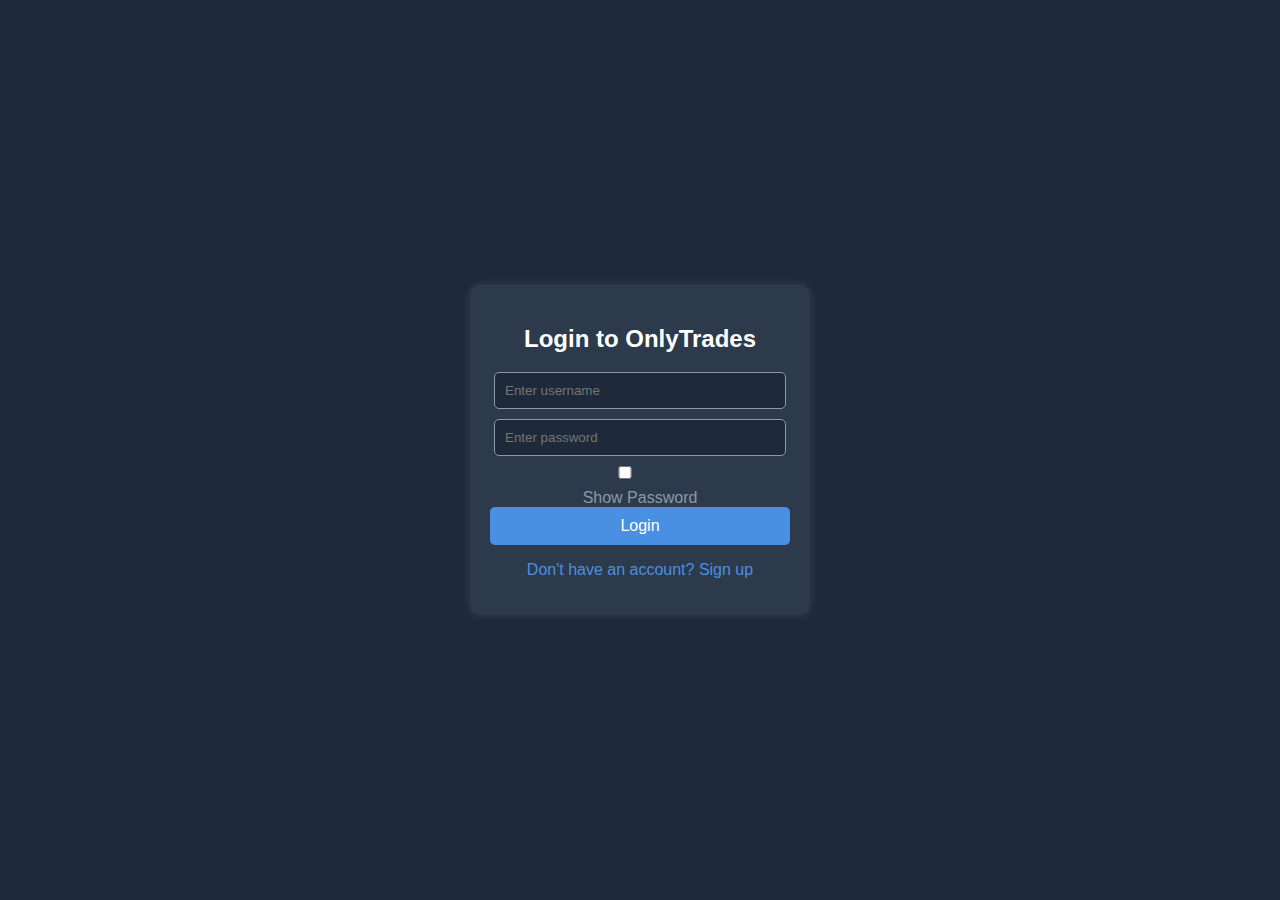
<file: html/login.html>
<!DOCTYPE html>
<html lang="en">
<head>
    <meta charset="UTF-8">
    <meta name="viewport" content="width=device-width, initial-scale=1.0">
    <link rel="icon" href="../assets/logo.png" type="image/x-icon">
    <title>Login / Signup - OnlyTrades</title>
    <style>
        body {
            font-family: Arial, sans-serif;
            display: flex;
            justify-content: center;
            align-items: center;
            height: 100vh;
            background-color: #1E2A3A; /* Deep charcoal gray */
            color: #FFFFFF; /* Clean white */
            margin: 0;
        }
        .container {
            background: #2C3A4B; /* Slightly darker background for contrast */
            padding: 20px;
            border-radius: 10px;
            box-shadow: 0px 0px 10px rgba(255, 255, 255, 0.1);
            text-align: center;
            width: 300px;
        }
        input {
            display: block;
            width: 90%;
            margin: 10px auto;
            padding: 10px;
            border: 1px solid #8A9BA8; /* Soft gray border */
            border-radius: 5px;
            background: #1E2A3A; /* Same as background to blend in */
            color: #FFFFFF;
        }
        input:focus {
            border-color: #4A90E2; /* Muted teal when focused */
            outline: none;
        }
        button {
            width: 100%;
            padding: 10px;
            background-color: #4A90E2; /* Muted teal for button */
            border: none;
            color: #FFFFFF;
            font-size: 16px;
            cursor: pointer;
            border-radius: 5px;
        }
        button:hover {
            background-color: #357ABD; /* Slightly darker shade on hover */
        }
        .switch {
            color: #4A90E2; /* Muted teal for interactive elements */
            cursor: pointer;
        }
        .switch:hover {
            text-decoration: underline;
        }
        #showPassword {
            margin: 10px 0;
            color: #8A9BA8; /* Soft gray for checkbox label */
        }
    </style>
</head>
<body>

    <div class="container">
        <h2 id="formTitle">Login to OnlyTrades</h2>
        
        <input type="text" id="username" placeholder="Enter username">
        <input type="password" id="password" placeholder="Enter password">
        
        <div>
            <input type="checkbox" id="showPassword"> <label for="showPassword" style="color: #8A9BA8;">Show Password</label>
        </div>
        
        <button id="authButton" onclick="authenticate()">Login</button>
        <p class="switch" onclick="toggleForm()">Don't have an account? Sign up</p>
    </div>

    <script>
        let isLogin = true; // Track if we are in login mode

        function toggleForm() {
            isLogin = !isLogin;
            document.getElementById("formTitle").innerText = isLogin ? "Login to OnlyTrades" : "Sign Up for OnlyTrades";
            document.getElementById("authButton").innerText = isLogin ? "Login" : "Sign Up";
            document.querySelector(".switch").innerText = isLogin ? "Don't have an account? Sign up" : "Already have an account? Login";
        }

        document.getElementById("showPassword").addEventListener("change", function() {
            let passwordInput = document.getElementById("password");
            passwordInput.type = this.checked ? "text" : "password";
        });

        function authenticate() {
            const username = document.getElementById("username").value;
            const password = document.getElementById("password").value;

            if (!username || !password) {
                alert("Please enter a valid username and password!");
                return;
            }

            if (isLogin) {
                // LOGIN FUNCTIONALITY
                let storedUser = JSON.parse(localStorage.getItem(username));

                if (storedUser && storedUser.password === password) {
                    localStorage.setItem("user", username); // Mark user as logged in
                    window.location.href = "../index.html"; // Redirect to homepage
                } else {
                    alert("Invalid username or password!");
                }
            } else {
                // SIGNUP FUNCTIONALITY
                if (localStorage.getItem(username)) {
                    alert("Username already exists! Try logging in.");
                    return;
                }

                let userData = { username, password, balance: 1000 }; // New user starts with 1000 coins
                localStorage.setItem(username, JSON.stringify(userData));
                localStorage.setItem("user", username); // Auto-login after signup
                window.location.href = "../index.html"; // Redirect to homepage
            }
        }

        // Redirect if already logged in
        if (localStorage.getItem("user")) {
            window.location.href = "../index.html";
        }
    </script>

</body>
</html>
</file>
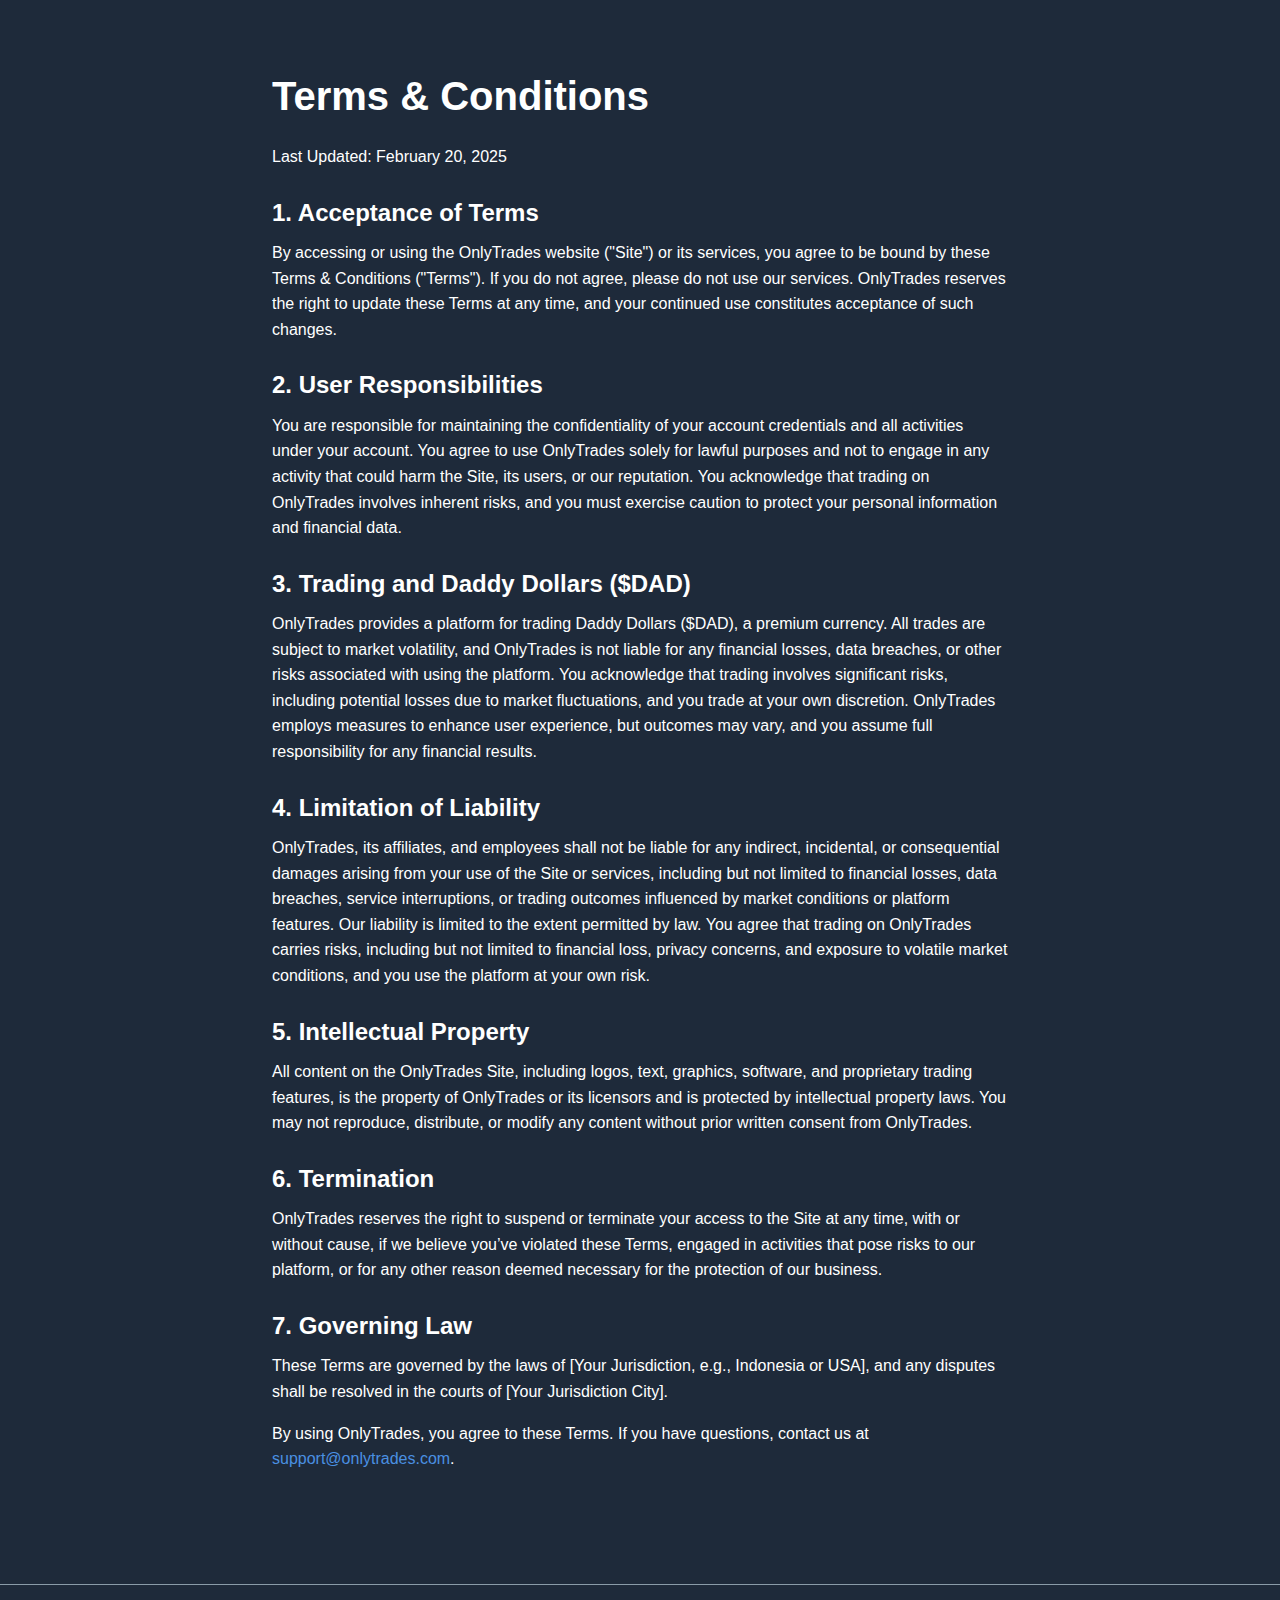
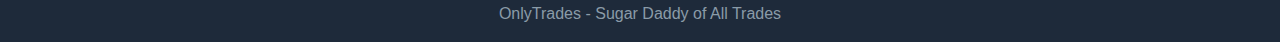
<file: html/t&c.html>
<!DOCTYPE html>
<html lang="en">
<head>
    <meta charset="UTF-8">
    <meta name="viewport" content="width=device-width, initial-scale=1.0">
    <title>OnlyTrades - Terms & Conditions</title>
    <link rel="stylesheet" href="../css/t&c.css"> 
    <link rel="icon" href="../assets/logo.png" type="image/x-icon">

</head>
<body>
        <!-- Main Content -->
    <div class="main-container">
        <section class="terms">
            <h1>Terms & Conditions</h1>
            <p>Last Updated: February 20, 2025</p>

            <h2>1. Acceptance of Terms</h2>
            <p>By accessing or using the OnlyTrades website ("Site") or its services, you agree to be bound by these Terms & Conditions ("Terms"). If you do not agree, please do not use our services. OnlyTrades reserves the right to update these Terms at any time, and your continued use constitutes acceptance of such changes.</p>

            <h2>2. User Responsibilities</h2>
            <p>You are responsible for maintaining the confidentiality of your account credentials and all activities under your account. You agree to use OnlyTrades solely for lawful purposes and not to engage in any activity that could harm the Site, its users, or our reputation. You acknowledge that trading on OnlyTrades involves inherent risks, and you must exercise caution to protect your personal information and financial data.</p>

            <h2>3. Trading and Daddy Dollars ($DAD)</h2>
            <p>OnlyTrades provides a platform for trading Daddy Dollars ($DAD), a premium currency. All trades are subject to market volatility, and OnlyTrades is not liable for any financial losses, data breaches, or other risks associated with using the platform. You acknowledge that trading involves significant risks, including potential losses due to market fluctuations, and you trade at your own discretion. OnlyTrades employs measures to enhance user experience, but outcomes may vary, and you assume full responsibility for any financial results.</p>

            <h2>4. Limitation of Liability</h2>
            <p>OnlyTrades, its affiliates, and employees shall not be liable for any indirect, incidental, or consequential damages arising from your use of the Site or services, including but not limited to financial losses, data breaches, service interruptions, or trading outcomes influenced by market conditions or platform features. Our liability is limited to the extent permitted by law. You agree that trading on OnlyTrades carries risks, including but not limited to financial loss, privacy concerns, and exposure to volatile market conditions, and you use the platform at your own risk.</p>

            <h2>5. Intellectual Property</h2>
            <p>All content on the OnlyTrades Site, including logos, text, graphics, software, and proprietary trading features, is the property of OnlyTrades or its licensors and is protected by intellectual property laws. You may not reproduce, distribute, or modify any content without prior written consent from OnlyTrades.</p>

            <h2>6. Termination</h2>
            <p>OnlyTrades reserves the right to suspend or terminate your access to the Site at any time, with or without cause, if we believe you’ve violated these Terms, engaged in activities that pose risks to our platform, or for any other reason deemed necessary for the protection of our business.</p>

            <h2>7. Governing Law</h2>
            <p>These Terms are governed by the laws of [Your Jurisdiction, e.g., Indonesia or USA], and any disputes shall be resolved in the courts of [Your Jurisdiction City].</p>

            <p>By using OnlyTrades, you agree to these Terms. If you have questions, contact us at <a href="mailto:support@onlytrades.com">support@onlytrades.com</a>.</p>
        </section>
    </div>

    <!-- Footer -->
    <footer>
        <p>OnlyTrades - Sugar Daddy of All Trades</p>
    </footer>
</body>
</html>
</file>
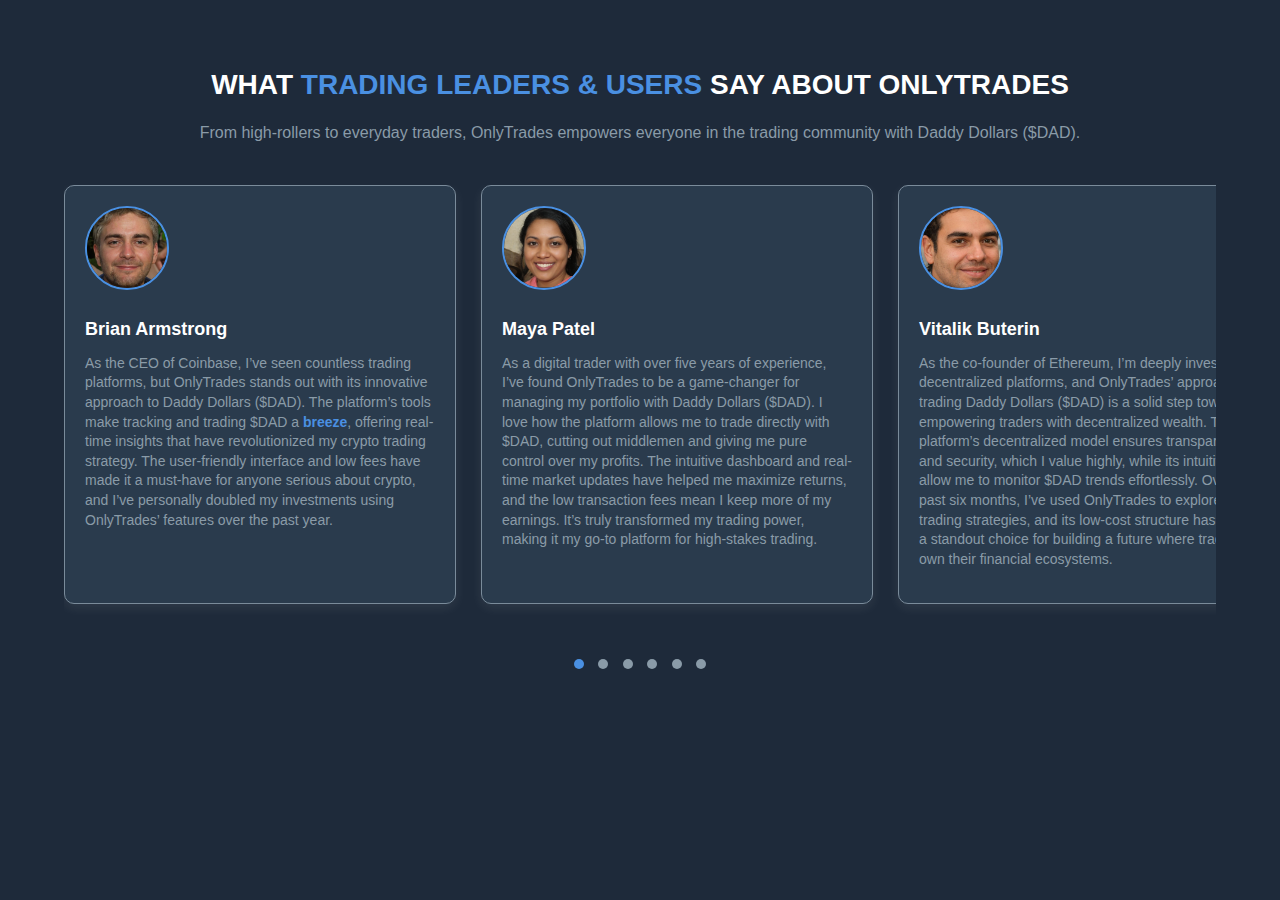
<file: html/testimonials.html>
<!DOCTYPE html>
<html lang="en">
<head>
    <meta charset="UTF-8">
    <meta name="viewport" content="width=device-width, initial-scale=1.0">
    <title>OnlyTrades Testimonials</title>
    <link rel="stylesheet" href="../css/testimonials.css"> <!-- Link to external CSS -->
    <link rel="icon" href="../assets/logo.png" type="image/x-icon">

</head>
<body>
    <div class="container">
        <h1>WHAT <span>TRADING LEADERS & USERS</span> SAY ABOUT ONLYTRADES</h1>
        <p class="description">
            From high-rollers to everyday traders, OnlyTrades empowers everyone in the trading community with Daddy Dollars ($DAD).
        </p>

        <div class="testimonials" role="region" aria-label="Testimonials">
            <div class="testimonial-card">
                <img src="../assets/brian.jpeg" alt="Brian Armstrong, CEO of Coinbase" > 
                <h3>Brian Armstrong</h3>
                <p>As the CEO of Coinbase, I’ve seen countless trading platforms, but OnlyTrades stands out with its innovative approach to Daddy Dollars ($DAD). The platform’s tools make tracking and trading $DAD a <span class="highlight">breeze</span>, offering real-time insights that have revolutionized my crypto trading strategy. The user-friendly interface and low fees have made it a must-have for anyone serious about crypto, and I’ve personally doubled my investments using OnlyTrades’ features over the past year.</p>
            </div>
            <div class="testimonial-card">
                <img src="../assets/maya patel.jpg" alt="Maya Patel, Digital Trader">
                <h3>Maya Patel</h3>
                <p>As a digital trader with over five years of experience, I’ve found OnlyTrades to be a game-changer for managing my portfolio with Daddy Dollars ($DAD). I love how the platform allows me to trade directly with $DAD, cutting out middlemen and giving me pure control over my profits. The intuitive dashboard and real-time market updates have helped me maximize returns, and the low transaction fees mean I keep more of my earnings. It’s truly transformed my trading power, making it my go-to platform for high-stakes trading.</p>
            </div>
            <div class="testimonial-card">
                <img src="../assets/buterin.jpeg" alt="Vitalik Buterin, Co-founder of Ethereum">
                <h3>Vitalik Buterin</h3>
                <p>As the co-founder of Ethereum, I’m deeply invested in decentralized platforms, and OnlyTrades’ approach to trading Daddy Dollars ($DAD) is a solid step toward empowering traders with decentralized wealth. The platform’s decentralized model ensures transparency and security, which I value highly, while its intuitive tools allow me to monitor $DAD trends effortlessly. Over the past six months, I’ve used OnlyTrades to explore new trading strategies, and its low-cost structure has made it a standout choice for building a future where traders own their financial ecosystems.</p>
            </div>
            <div class="testimonial-card">
                <img src="../assets/jake.jpg" alt="Jake Summers, $DAD Collector">
                <h3>Jake Summers</h3>
                <p>I’m just a regular guy who loves trading Daddy Dollars ($DAD), and OnlyTrades has made it so easy for me to get started. The platform’s simple interface lets me jump right into trading without any hassle, and the low fees mean I can keep more of my profits. I’ve been collecting $DAD for over a year, and OnlyTrades’ real-time updates and secure transactions have kept me coming back every day. It’s the perfect place for someone like me to grow my portfolio without breaking the bank.</p>
            </div>
            <div class="testimonial-card">
                <img src="../assets/priya.jpeg" alt="Priya Khan, Trading Enthusiast">
                <h3>Priya Khan</h3>
                <p>As a trading enthusiast, I never imagined turning my passion into profits until I discovered OnlyTrades and Daddy Dollars ($DAD). Using the platform’s tools to predict $DAD movements was a <span class="highlight">game-changer</span> for me—I’ve built a portfolio worth thousands by leveraging its real-time insights and low-cost trades. The community support and easy-to-use features have inspired me to take my trading to the next level, and now I’m making real money while enjoying the thrill of the market every day.</p>
            </div>
            <div class="testimonial-card">
                <img src="../assets/Changpeng Zhao.jpeg" alt="Changpeng Zhao, Trading Expert">
                <h3>Changpeng Zhao</h3>
                <p>With decades of experience in trading and finance, I can confidently say that OnlyTrades sets a new standard for transparency and efficiency in the trading space. The platform’s low royalties and clear pricing for Daddy Dollars ($DAD) make it a standout choice for high-rollers and everyday traders alike. I’ve used OnlyTrades to manage millions in trades, and its secure, user-friendly design has kept my operations smooth and profitable, making it an essential tool for anyone in the trading industry.</p>
            </div>
        </div>

        <div class="dots" role="navigation" aria-label="Testimonial scroll navigation">
            <span class="dot active" onclick="scrollToTestimonial(0)"></span>
            <span class="dot" onclick="scrollToTestimonial(1)"></span>
            <span class="dot" onclick="scrollToTestimonial(2)"></span>
            <span class="dot" onclick="scrollToTestimonial(3)"></span>
            <span class="dot" onclick="scrollToTestimonial(4)"></span>
            <span class="dot" onclick="scrollToTestimonial(5)"></span>
        </div>
    </div>

    <script>
        const testimonials = document.querySelector('.testimonials');
        const dots = document.querySelectorAll('.dot');

        function scrollToTestimonial(index) {
            const cardWidth = testimonials.querySelector('.testimonial-card').offsetWidth + 25; // Include gap
            testimonials.scrollTo({
                left: cardWidth * index,
                behavior: 'smooth'
            });
            dots.forEach((dot, i) => dot.classList.toggle('active', i === index));
        }

        // Update active dot dynamically based on scroll position
        testimonials.addEventListener('scroll', () => {
            const cardWidth = testimonials.querySelector('.testimonial-card').offsetWidth + 25;
            const scrollPosition = testimonials.scrollLeft;
            const activeIndex = Math.round(scrollPosition / cardWidth);
            dots.forEach((dot, i) => dot.classList.toggle('active', i === activeIndex));
        });
    </script>
</body>
</html>
</file>
<file: css/testimonials.css>
/* General Styles */
body {
    margin: 0;
    font-family: Arial, sans-serif;
    background: #1E2A3A;
    color: #FFFFFF;
    text-align: center;
}

.container {
    width: 90%;
    max-width: 1200px;
    margin: auto;
    padding: 50px 0;
}

h1 {
    font-size: 28px;
    font-weight: bold;
    color: #FFFFFF;
    margin-bottom: 10px;
}

span {
    color: #4A90E2;
}

.description {
    font-size: 16px;
    color: #8A9BA8;
    margin: 20px 0 40px;
    line-height: 1.5;
}

/* Testimonials Section */
.testimonials {
    display: flex;
    overflow-x: auto;
    scroll-behavior: smooth;
    gap: 25px;
    padding-bottom: 20px;
    scrollbar-width: thin;
    scrollbar-color: #4A90E2 #2A3B4D;
}

.testimonials::-webkit-scrollbar {
    height: 8px;
}

.testimonials::-webkit-scrollbar-thumb {
    background: #4A90E2;
    border-radius: 4px;
}

.testimonials::-webkit-scrollbar-track {
    background: #2A3B4D;
}

.testimonial-card {
    background: #2A3B4D;
    padding: 20px;
    min-width: 300px;
    max-width: 350px;
    border-radius: 10px;
    box-shadow: 0 4px 12px rgba(255, 255, 255, 0.08);
    text-align: left;
    border: 1.5px solid #7A8B9A;
    flex-shrink: 0;
    transition: transform 0.3s ease, box-shadow 0.3s ease;
}

.testimonial-card:hover {
    transform: translateY(-8px);
    box-shadow: 0 6px 18px rgba(74, 144, 226, 0.25);
}

.testimonial-card img {
    width: 80px;
    height: 80px;
    border-radius: 50%;
    object-fit: cover;
    margin-bottom: 15px;
    border: 2px solid #4A90E2;
}

.testimonial-card h3 {
    font-size: 18px;
    margin: 10px 0;
    color: #FFFFFF;
}

.testimonial-card p {
    font-size: 14px;
    color: #8A9BA8;
    line-height: 1.4;
}

.highlight {
    color: #4A90E2;
    font-weight: bold;
}

/* Navigation Dots */
.dots {
    margin-top: 30px;
}

.dot {
    height: 10px;
    width: 10px;
    margin: 5px;
    background-color: #8A9BA8;
    border-radius: 50%;
    display: inline-block;
    cursor: pointer;
    transition: background-color 0.3s ease;
}

.dot:hover, .dot.active {
    background-color: #4A90E2;
}

/* Responsive */
@media (max-width: 768px) {
    .testimonial-card {
        min-width: 280px;
    }
    h1 {
        font-size: 24px;
    }
}
</file>
<file: css/t&c.css>
/* Reset default styles */
* {
    margin: 0;
    padding: 0;
    box-sizing: border-box;
}

body {
    font-family: Arial, sans-serif;
    background-color: #1E2A3A; /* Deep charcoal gray */
    color: #FFFFFF; /* Clean white */
    line-height: 1.6;
}

/* Navbar */
nav {
    background-color: #1E2A3A;
    padding: 1rem;
    border-bottom: 1px solid #8A9BA8; /* Soft gray border */
    display: flex;
    justify-content: space-between;
    align-items: center;
    max-width: 1200px;
    margin: 0 auto;
}

.nav-logo {
    height: 50px; /* Adjust based on your logo size */
    width: auto;
}

nav ul {
    list-style: none;
    display: flex;
    gap: 1.5rem;
}

nav ul li a {
    color: #FFFFFF; /* White text for links */
    text-decoration: none;
    font-size: 1rem;
}

nav ul li a:hover, .signup-btn {
    color: #4A90E2; /* Muted teal for hover and Sign Up button */
}

.signup-btn {
    background-color: transparent;
    border: none;
    cursor: pointer;
    padding: 0.5rem 1rem;
    font-size: 1rem;
}

/* Main Container */
.main-container {
    max-width: 800px;
    margin: 0 auto;
    padding: 2rem;
}

/* Terms Section */
.terms {
    padding: 2rem 0;
}

.terms h1 {
    font-size: 2.5rem;
    color: #FFFFFF;
    margin-bottom: 1rem;
}

.terms p {
    font-size: 1rem;
    color: #FFFFFF;
    margin-bottom: 1rem;
}

.terms h2 {
    font-size: 1.5rem;
    color: #FFFFFF;
    margin-top: 1.5rem;
    margin-bottom: 0.5rem;
}

.terms a {
    color: #4A90E2; /* Muted teal for links */
    text-decoration: none;
}

.terms a:hover {
    text-decoration: underline;
}

/* Footer */
footer {
    background-color: #1E2A3A;
    padding: 1rem;
    text-align: center;
    border-top: 1px solid #8A9BA8; /* Soft gray border */
    color: #8A9BA8; /* Soft gray text */
    margin-top: 2rem;
}

/* Responsive Design */
@media (max-width: 768px) {
    nav ul {
        display: none; /* Hide nav on small screens for simplicity; add a hamburger menu if needed */
    }

    .terms h1 {
        font-size: 2rem;
    }

    .terms h2 {
        font-size: 1.2rem;
    }
}
</file>
